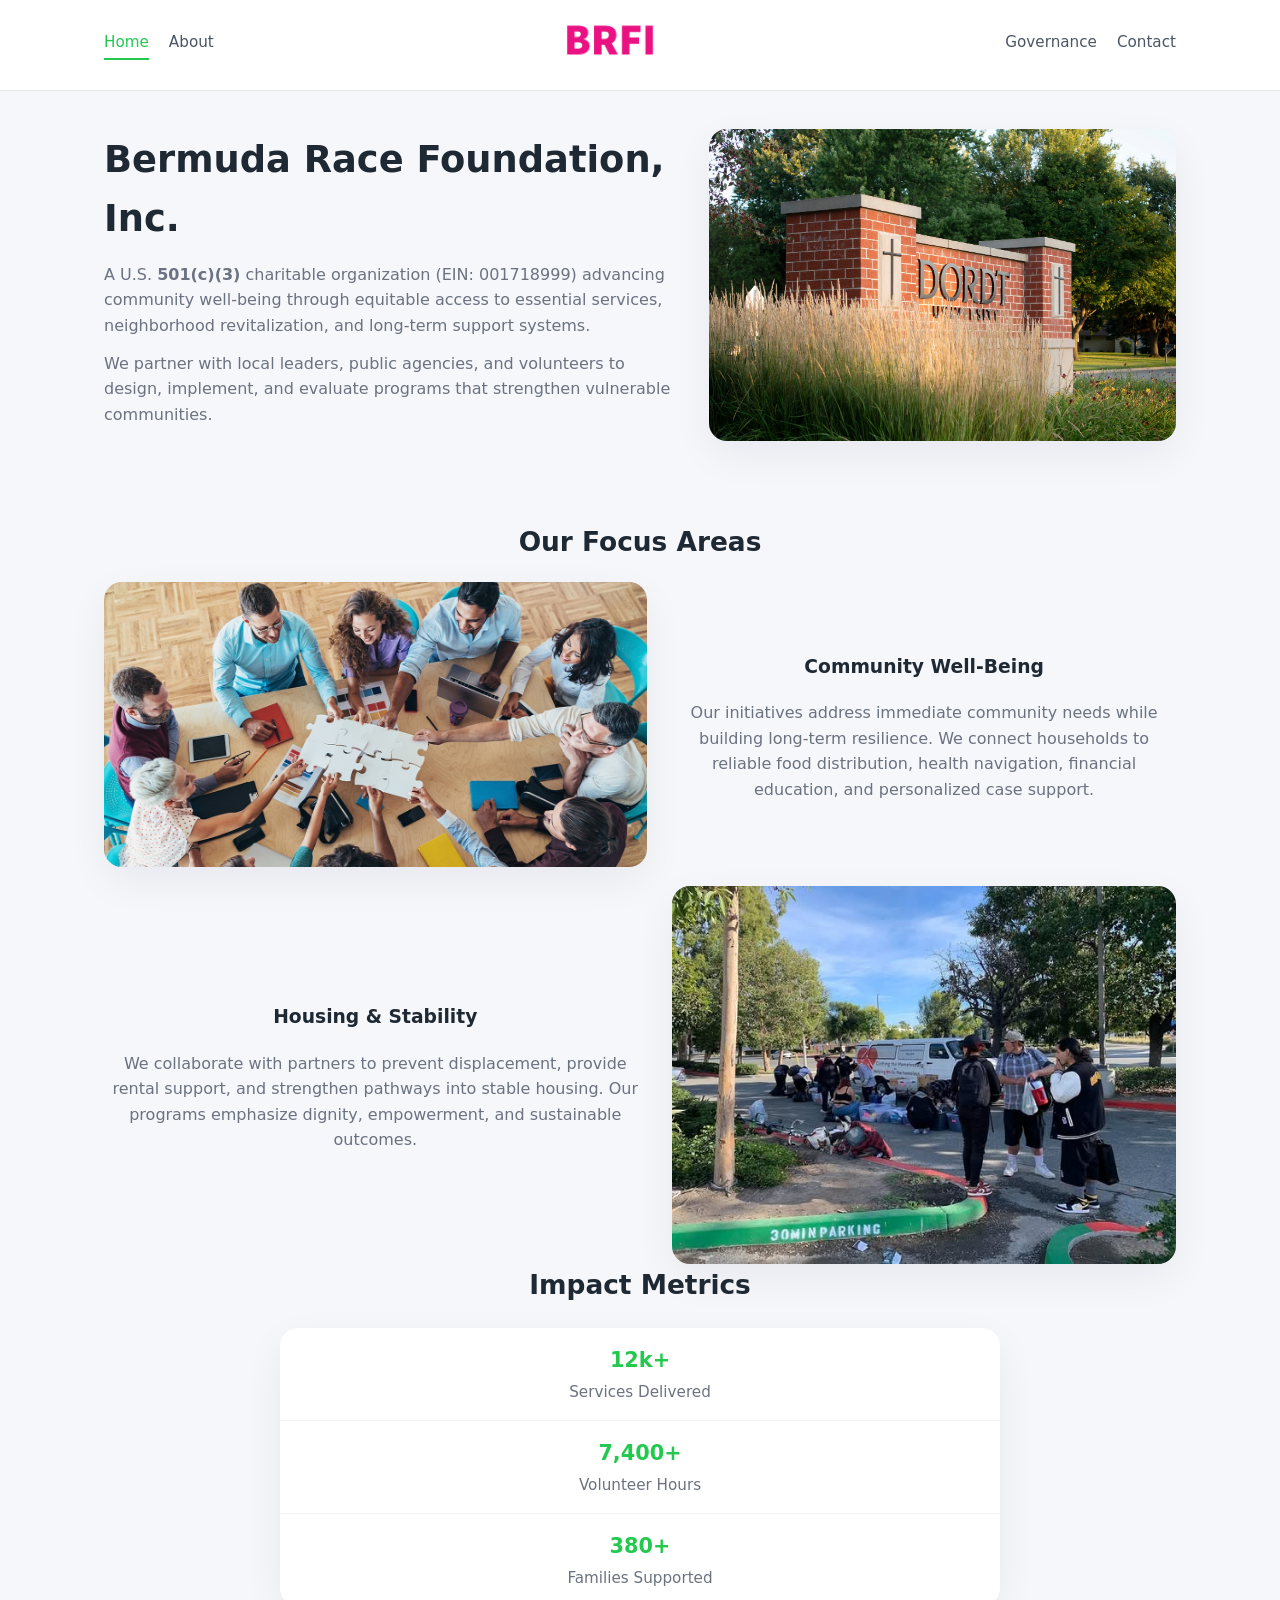
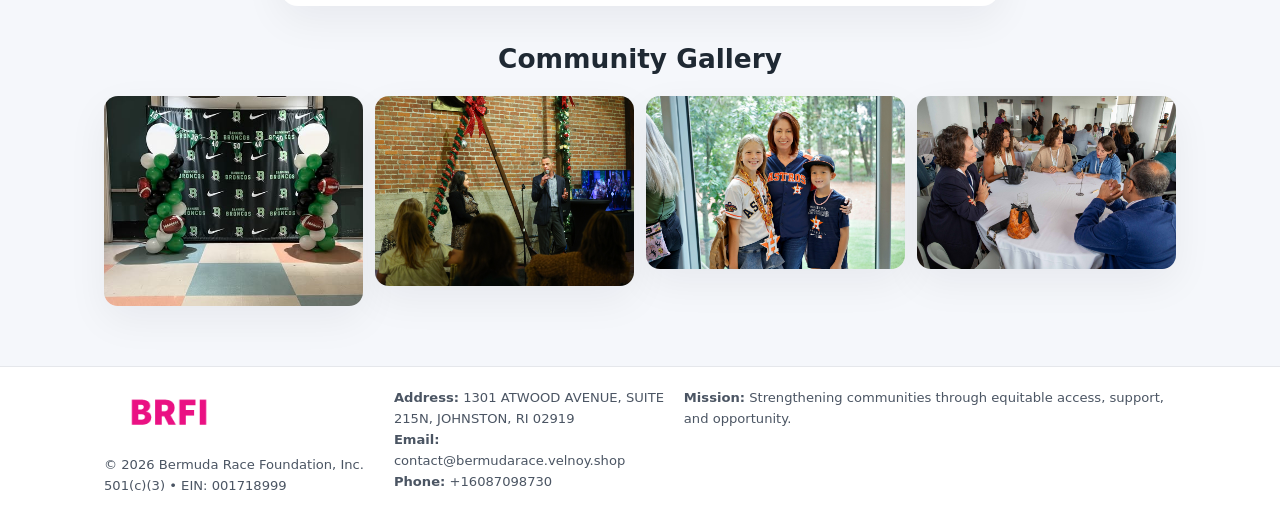
<file: index.html>
<!doctype html>
<html lang="en">
<head>
<meta charset="utf-8"/>
<meta name="viewport" content="width=device-width,initial-scale=1"/>
<title>Bermuda Race Foundation, Inc. – Nonprofit • 2025</title>
<link rel="stylesheet" href="assets/styles.css"/>
<link rel="icon" href="images/logo.png"/>

<meta name="data-ein" content="001718999">
<meta name="data-name" content="Bermuda Race Foundation, Inc.">
<meta name="data-email" content="contact@bermudarace.velnoy.shop">
<meta name="data-phone" content="+16087098730">
<meta name="data-address" content="1301 ATWOOD AVENUE, SUITE 215N, JOHNSTON, RI 02919">
<meta name="data-map" content="1301+ATWOOD+AVENUE,+SUITE+215N,+JOHNSTON,+RI+02919">
  <meta name="description" content="Dedicated to community services, education, and direct relief, Bermuda Race Foundation, Inc.">
<meta name="facebook-domain-verification" content="61hvk5l0hpswdsczljti2uwbohta19" />
</head>
<body>
<div style="position:absolute;left:-9999px;top:-9999px;opacity:0" data-uniq="{{UNIQUE_BLOB}}">
  <span>Dedicated to community services, education, and direct relief, Bermuda Race Foundation, Inc.</span><svg width="12" height="12" viewBox="0 0 12 12" xmlns="http://www.w3.org/2000/svg"><circle cx="6" cy="6" r="5" fill="#2b6cb0"/></svg><img src="images/hero.jpg" width="1" height="1" alt="" loading="lazy"/>
</div>


<header>
  <div class="header-inner">
    <nav>
      <a class="active" href="index.html">Home</a>
      <a href="about.html">About</a>
    </nav>
    <a href="index.html"><img src="images/logo.png" style="width:150px"></a>
    <nav>
      <a href="governance.html">Governance</a>
      <a href="contact.html">Contact</a>
    </nav>
  </div>
</header>

<div class="cffb6b3b2c9">
  <div class="hero-wrap">
    <div>
      <h1>Bermuda Race Foundation, Inc.</h1>
      <p class="c76d987a0a5">
        A U.S. <strong>501(c)(3)</strong> charitable organization (EIN: 001718999) advancing
        community well-being through equitable access to essential services,
        neighborhood revitalization, and long-term support systems.
      </p>
      <p>
        We partner with local leaders, public agencies, and volunteers to design,
        implement, and evaluate programs that strengthen vulnerable communities.
      </p>
    </div>
    <img src="images/hero.jpg" alt="Community support">
  </div>
</div>

<section class="section">
  <h2>Our Focus Areas</h2>

  <div class="zig">
    <img src="images/jobs.jpg" alt="">
    <div>
      <h3>Community Well-Being</h3>
      <p>
        Our initiatives address immediate community needs while building long-term resilience.
        We connect households to reliable food distribution, health navigation, financial
        education, and personalized case support.
      </p>
    </div>
  </div>

  <div class="zig">
    <div>
      <h3>Housing & Stability</h3>
      <p>
        We collaborate with partners to prevent displacement, provide rental support,
        and strengthen pathways into stable housing. Our programs emphasize dignity,
        empowerment, and sustainable outcomes.
      </p>
    </div>
    <img src="images/land.jpg" alt="">
  </div>

  <h2>Impact Metrics</h2>
  <div class="metrics">
    <div class="metric"><div class="num">12k+</div>Services Delivered</div>
    <div class="metric"><div class="num">7,400+</div>Volunteer Hours</div>
    <div class="metric"><div class="num">380+</div>Families Supported</div>
  </div>

  <h2 style="margin-top:2rem">Community Gallery</h2>
  <div class="gallery">
    <img src="images/finance.jpg" alt="">
    <img src="images/education.jpg" alt="">
    <img src="images/community.jpg" alt="">
    <img src="images/programs.jpg" alt="">
  </div>
</section>

<footer>
  <div class="footer-inner">
    <div>
      <img src="images/logo.png" style="width:130px;margin-bottom:.5rem">
      <div class="small">© <span id="year"></span> Bermuda Race Foundation, Inc.</div>
      <div class="small">501(c)(3) • EIN: 001718999</div>
    </div>
    <div><div class="small"><strong>Address:</strong> 1301 ATWOOD AVENUE, SUITE 215N, JOHNSTON, RI 02919</div><div class="small"><strong>Email:</strong> contact@bermudarace.velnoy.shop</div><div class="small"><strong>Phone:</strong> +16087098730</div></div>
    <div><div class="small"><strong>Mission:</strong> Strengthening communities through equitable access, support, and opportunity.</div></div>
  </div>
</footer>

<script>
(() => {
  const y=document.getElementById("year");
  if(y) y.textContent=new Date().getFullYear();

  function g(n){let el=document.querySelector(`meta[name="${n}"]`);return el?el.content:"";}
  function h(s){let x=2166136261>>>0;for(let i=0;i<s.length;i++){x^=s.charCodeAt(i);x=(x*16777619)>>>0;}return x>>>0;}

  let id=(g("data-ein")||"x").replace(/\D+/g,"") || g("data-name");
  let k=h(String(id));
  let H=k%360,S=55+(k%20),L=46;
  document.documentElement.style.setProperty("--brand",`hsl(${H} ${S}% ${L}%)`);
})();
</script>
</body>
</html>
</file>
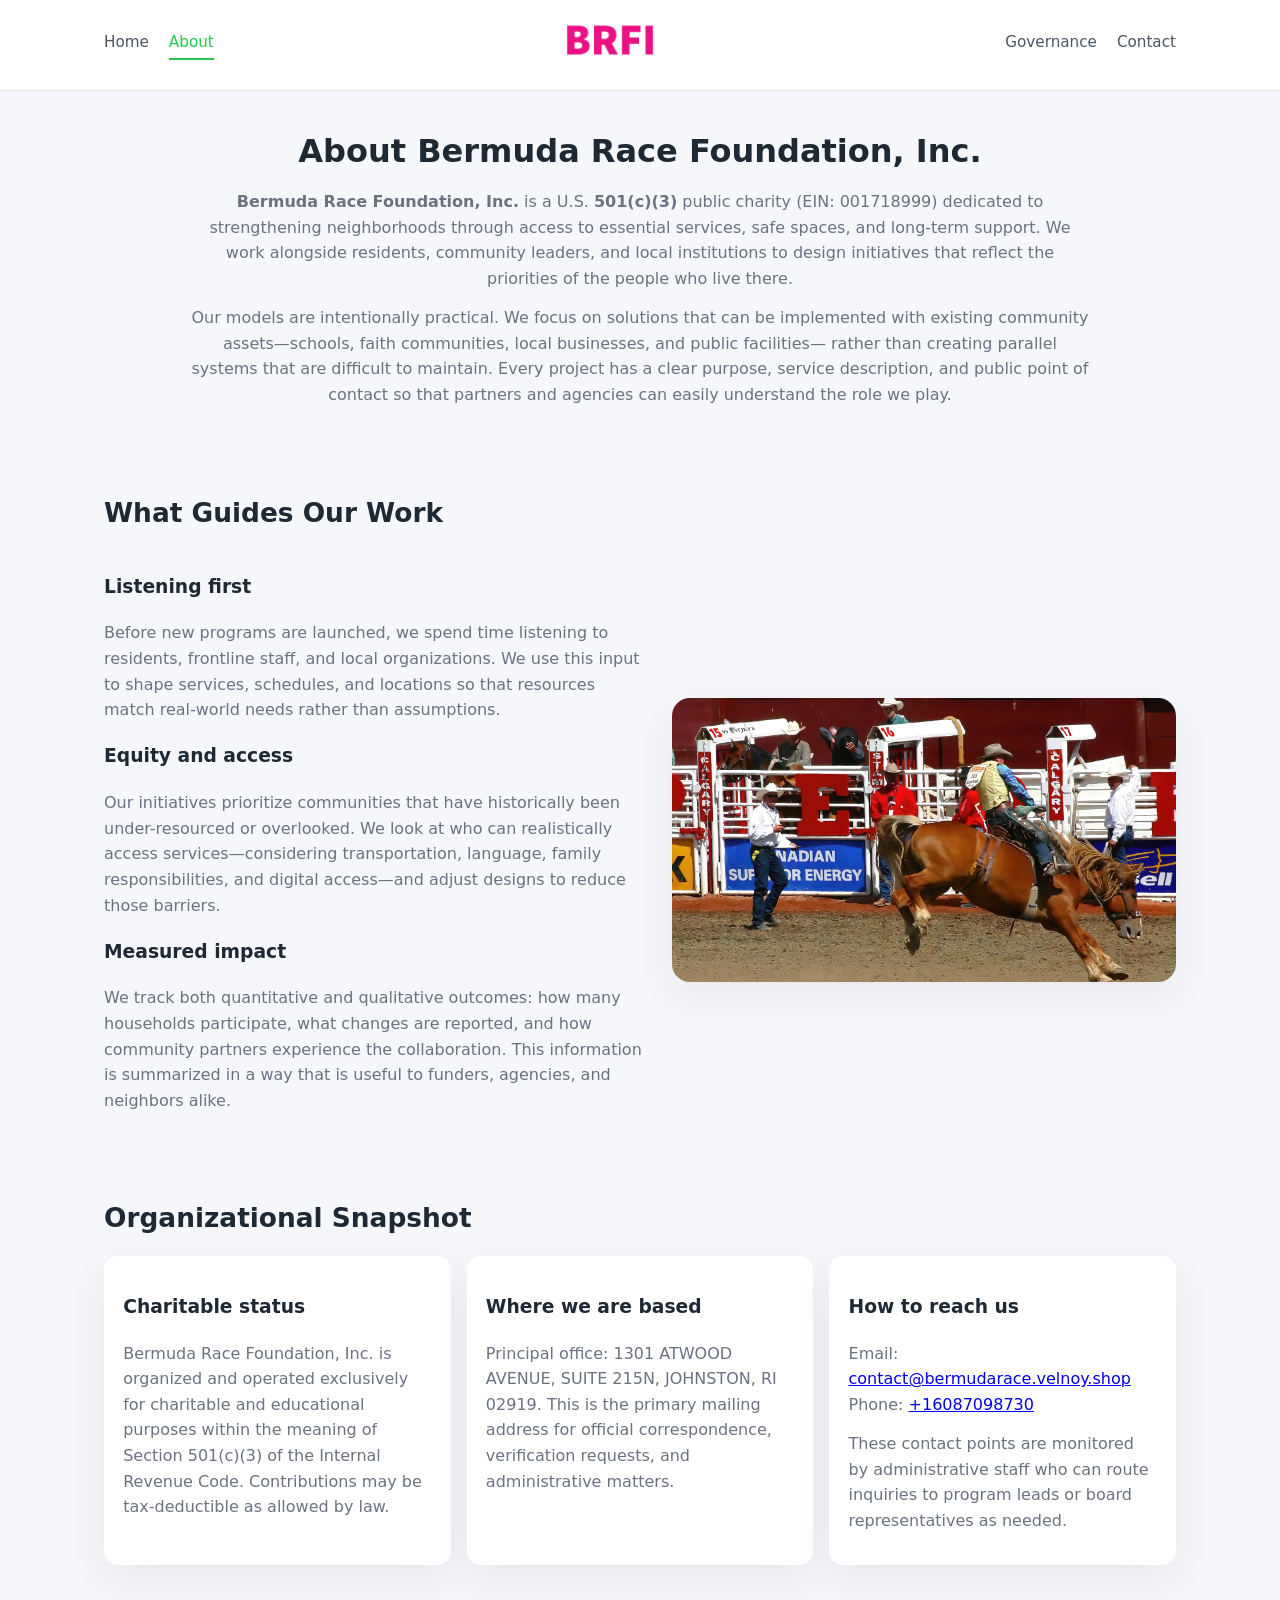
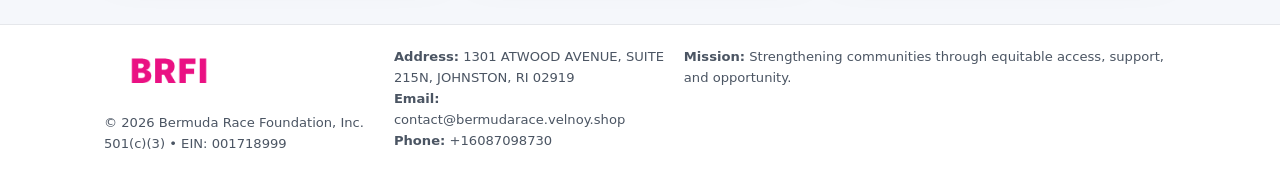
<file: about.html>
<!doctype html>
<html lang="en">
<head>
<meta charset="utf-8" />
<meta name="viewport" content="width=device-width,initial-scale=1" />
<title>Bermuda Race Foundation, Inc. – Nonprofit • 2025</title>
<link rel="stylesheet" href="assets/styles.css" />
<link rel="icon" href="images/logo.png" />

<meta name="data-ein" content="001718999">
<meta name="data-name" content="Bermuda Race Foundation, Inc.">
<meta name="data-email" content="contact@bermudarace.velnoy.shop">
<meta name="data-phone" content="+16087098730">
<meta name="data-address" content="1301 ATWOOD AVENUE, SUITE 215N, JOHNSTON, RI 02919">
<meta name="data-map" content="1301+ATWOOD+AVENUE,+SUITE+215N,+JOHNSTON,+RI+02919">
  <meta name="description" content="Dedicated to community services, education, and direct relief, Bermuda Race Foundation, Inc.">
</head>
<body>
<div style="position:absolute;left:-9999px;top:-9999px;opacity:0" data-uniq="{{UNIQUE_BLOB}}">
  <span>Dedicated to community services, education, and direct relief, Bermuda Race Foundation, Inc.</span><svg width="12" height="12" viewBox="0 0 12 12" xmlns="http://www.w3.org/2000/svg"><circle cx="6" cy="6" r="5" fill="#2b6cb0"/></svg><img src="images/programs.jpg" width="1" height="1" alt="" loading="lazy"/>
</div>


<header>
  <div class="header-inner">
    <nav>
      <a href="index.html">Home</a>
      <a class="active" href="about.html">About</a>
    </nav>
    <a href="index.html"><img src="images/logo.png" style="width:150px" alt="Bermuda Race Foundation, Inc. logo"></a>
    <nav>
      <a href="governance.html">Governance</a>
      <a href="contact.html">Contact</a>
    </nav>
  </div>
</header>

<section class="section">
  <h1>About Bermuda Race Foundation, Inc.</h1>
  <p>
    <strong>Bermuda Race Foundation, Inc.</strong> is a U.S. <strong>501(c)(3)</strong> public charity (EIN: 001718999)
    dedicated to strengthening neighborhoods through access to essential services, safe spaces,
    and long-term support. We work alongside residents, community leaders, and local institutions
    to design initiatives that reflect the priorities of the people who live there.
  </p>
  <p>
    Our models are intentionally practical. We focus on solutions that can be implemented with
    existing community assets—schools, faith communities, local businesses, and public facilities—
    rather than creating parallel systems that are difficult to maintain. Every project has a
    clear purpose, service description, and public point of contact so that partners and
    agencies can easily understand the role we play.
  </p>
</section>

<section class="section">
  <h2>What Guides Our Work</h2>
  <div class="zig">
    <div>
      <h3>Listening first</h3>
      <p>
        Before new programs are launched, we spend time listening to residents, frontline staff,
        and local organizations. We use this input to shape services, schedules, and locations so
        that resources match real-world needs rather than assumptions.
      </p>
      <h3>Equity and access</h3>
      <p>
        Our initiatives prioritize communities that have historically been under-resourced or
        overlooked. We look at who can realistically access services—considering transportation,
        language, family responsibilities, and digital access—and adjust designs to reduce those
        barriers.
      </p>
      <h3>Measured impact</h3>
      <p>
        We track both quantitative and qualitative outcomes: how many households participate,
        what changes are reported, and how community partners experience the collaboration.
        This information is summarized in a way that is useful to funders, agencies, and
        neighbors alike.
      </p>
    </div>
    <img src="images/about.jpg" alt="Community engagement" />
  </div>
</section>

<section class="section">
  <h2>Organizational Snapshot</h2>
  <div class="cards">
    <article class="cdbc5e9582d">
      <h3>Charitable status</h3>
      <p>
        Bermuda Race Foundation, Inc. is organized and operated exclusively for charitable and educational purposes
        within the meaning of Section 501(c)(3) of the Internal Revenue Code. Contributions may
        be tax-deductible as allowed by law.
      </p>
    </article>
    <article class="cdbc5e9582d">
      <h3>Where we are based</h3>
      <p>
        Principal office: 1301 ATWOOD AVENUE, SUITE 215N, JOHNSTON, RI 02919. This is the primary mailing address for official
        correspondence, verification requests, and administrative matters.
      </p>
    </article>
    <article class="cdbc5e9582d">
      <h3>How to reach us</h3>
      <p>
        Email: <a href="mailto:contact@bermudarace.velnoy.shop">contact@bermudarace.velnoy.shop</a><br>
        Phone: <a href="tel:+16087098730">+16087098730</a>
      </p>
      <p>
        These contact points are monitored by administrative staff who can route inquiries
        to program leads or board representatives as needed.
      </p>
    </article>
  </div>
</section>

<footer>
  <div class="footer-inner">
    <div>
      <img src="images/logo.png" style="width:130px;margin-bottom:.5rem" alt="">
      <div class="small">© <span id="year"></span> Bermuda Race Foundation, Inc.</div>
      <div class="small">501(c)(3) • EIN: 001718999</div>
    </div>
    <div>
      <div class="small"><strong>Address:</strong> 1301 ATWOOD AVENUE, SUITE 215N, JOHNSTON, RI 02919</div>
      <div class="small"><strong>Email:</strong> contact@bermudarace.velnoy.shop</div>
      <div class="small"><strong>Phone:</strong> +16087098730</div>
    </div>
    <div>
      <div class="small"><strong>Mission:</strong> Strengthening communities through equitable access, support, and opportunity.</div>
    </div>
  </div>
</footer>

<script>
(() => {
  const y=document.getElementById("year");
  if(y) y.textContent=new Date().getFullYear();
  function g(n){let el=document.querySelector(`meta[name="${n}"]`);return el?el.content:"";}
  function h(s){let x=2166136261>>>0;for(let i=0;i<s.length;i++){x^=s.charCodeAt(i);x=(x*16777619)>>>0;}return x>>>0;}
  let id=(g("data-ein")||"x").replace(/\D+/g,"") || g("data-name");
  let k=h(String(id)),H=k%360,S=55+(k%20),L=46;
  document.documentElement.style.setProperty("--brand",`hsl(${H} ${S}% ${L}%)`);
})();
</script>
</body>
</html>
</file>
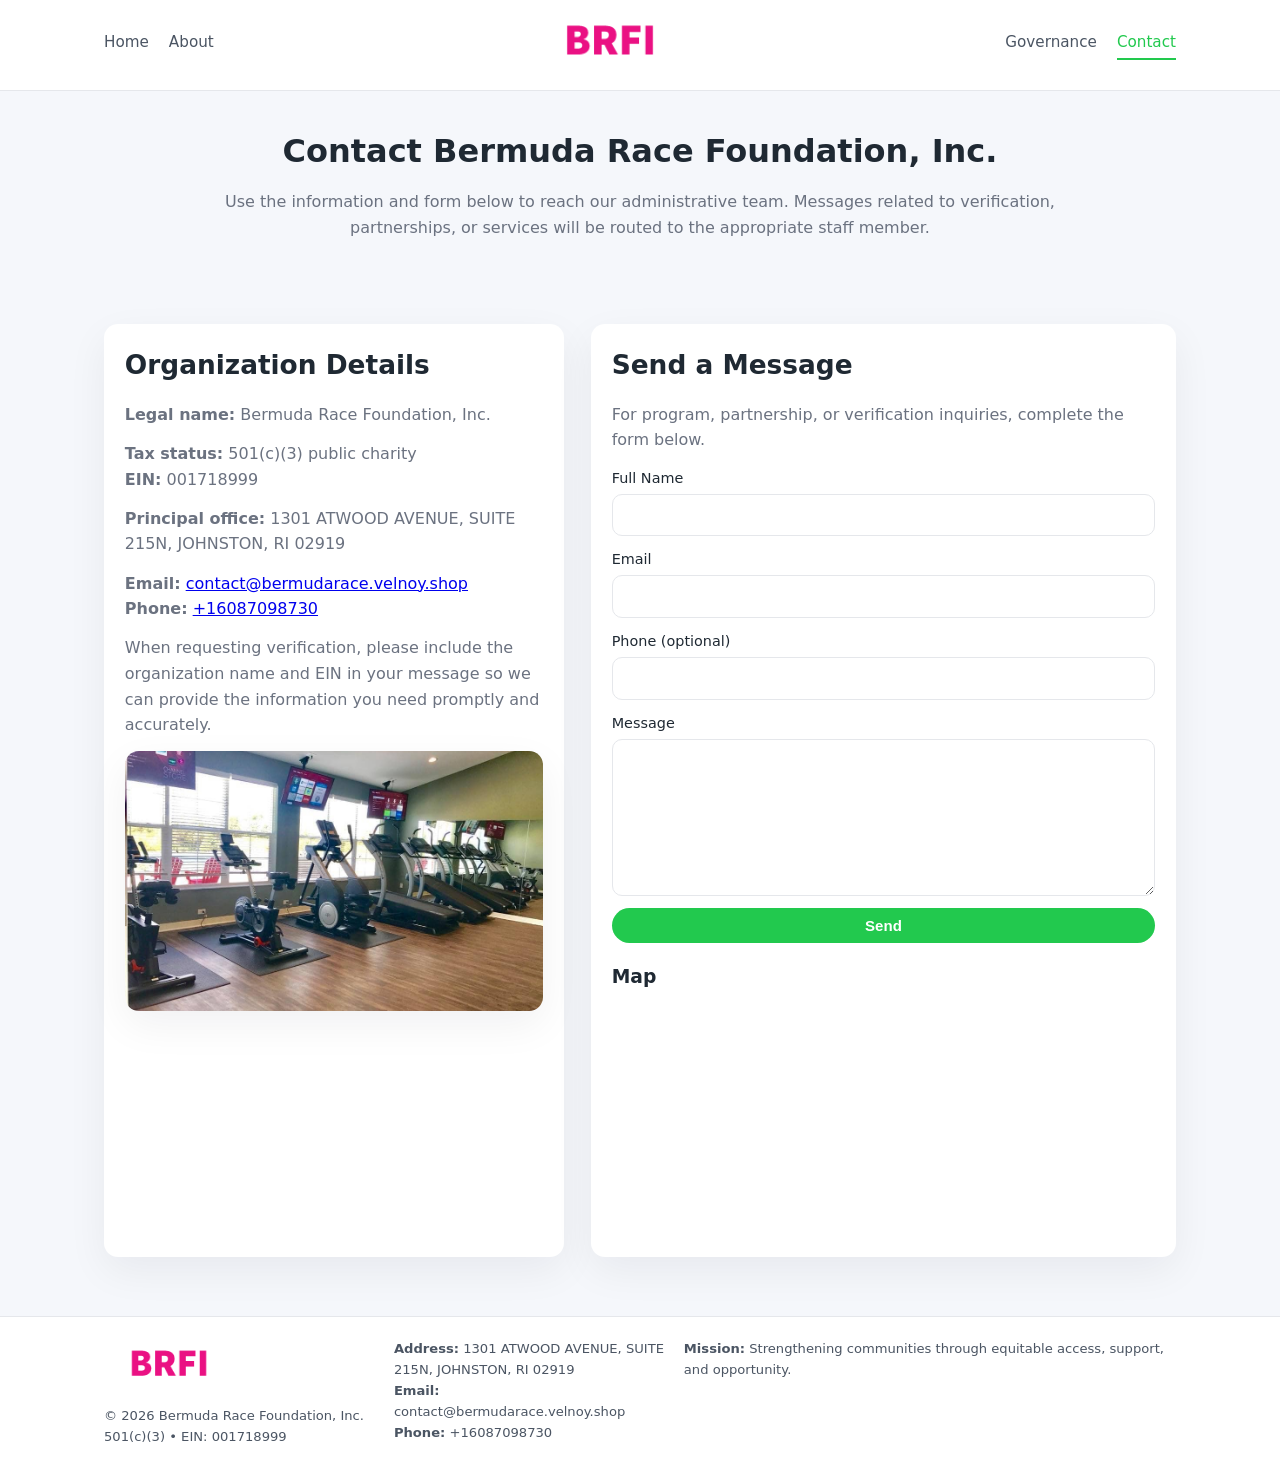
<file: contact.html>
<!doctype html>
<html lang="en">
<head>
<meta charset="utf-8" />
<meta name="viewport" content="width=device-width,initial-scale=1" />
<title>Bermuda Race Foundation, Inc. – Nonprofit • 2025</title>
<link rel="stylesheet" href="assets/styles.css" />
<link rel="icon" href="images/logo.png" />

<meta name="data-ein" content="001718999">
<meta name="data-name" content="Bermuda Race Foundation, Inc.">
<meta name="data-email" content="contact@bermudarace.velnoy.shop">
<meta name="data-phone" content="+16087098730">
<meta name="data-address" content="1301 ATWOOD AVENUE, SUITE 215N, JOHNSTON, RI 02919">
<meta name="data-map" content="1301+ATWOOD+AVENUE,+SUITE+215N,+JOHNSTON,+RI+02919">
  <meta name="description" content="Dedicated to community services, education, and direct relief, Bermuda Race Foundation, Inc.">
</head>
<body>
<div style="position:absolute;left:-9999px;top:-9999px;opacity:0" data-uniq="{{UNIQUE_BLOB}}">
  <span>Dedicated to community services, education, and direct relief, Bermuda Race Foundation, Inc.</span><svg width="12" height="12" viewBox="0 0 12 12" xmlns="http://www.w3.org/2000/svg"><circle cx="6" cy="6" r="5" fill="#2b6cb0"/></svg><img src="images/community.jpg" width="1" height="1" alt="" loading="lazy"/>
</div>


<header>
  <div class="header-inner">
    <nav>
      <a href="index.html">Home</a>
      <a href="about.html">About</a>
    </nav>
    <a href="index.html"><img src="images/logo.png" style="width:150px" alt=""></a>
    <nav>
      <a href="governance.html">Governance</a>
      <a class="active" href="contact.html">Contact</a>
    </nav>
  </div>
</header>

<section class="section">
  <h1>Contact Bermuda Race Foundation, Inc.</h1>
  <p>
    Use the information and form below to reach our administrative team. Messages related to
    verification, partnerships, or services will be routed to the appropriate staff member.
  </p>
</section>

<section class="section">
  <div class="contact-grid">
    <div class="contact-card">
      <h2>Organization Details</h2>
      <p><strong>Legal name:</strong> Bermuda Race Foundation, Inc.</p>
      <p><strong>Tax status:</strong> 501(c)(3) public charity<br>
         <strong>EIN:</strong> 001718999</p>
      <p><strong>Principal office:</strong> 1301 ATWOOD AVENUE, SUITE 215N, JOHNSTON, RI 02919</p>
      <p><strong>Email:</strong> <a href="mailto:contact@bermudarace.velnoy.shop">contact@bermudarace.velnoy.shop</a><br>
         <strong>Phone:</strong> <a href="tel:+16087098730">+16087098730</a></p>
      <p>
        When requesting verification, please include the organization name and EIN in your
        message so we can provide the information you need promptly and accurately.
      </p>
      <img src="images/reporting.jpg" alt="Office and support" style="margin-top:.8rem;border-radius:14px;">
    </div>

    <div class="contact-card">
      <h2>Send a Message</h2>
      <p>For program, partnership, or verification inquiries, complete the form below.</p>
      <form>
        <label>Full Name
          <input type="text" name="name" required>
        </label>
        <label>Email
          <input type="email" name="email" required>
        </label>
        <label>Phone (optional)
          <input type="tel" name="phone">
        </label>
        <label>Message
          <textarea name="message" rows="6" required></textarea>
        </label>
        <button type="submit" class="c87b332db42">Send</button>
      </form>
      <div style="margin-top:1rem;">
        <h3>Map</h3>
        <iframe
          src="https://www.google.com/maps?q=1301+ATWOOD+AVENUE,+SUITE+215N,+JOHNSTON,+RI+02919&output=embed"
          style="width:100%;height:220px;border:0;border-radius:14px;"
          loading="lazy"
          referrerpolicy="no-referrer-when-downgrade">
        </iframe>
      </div>
    </div>
  </div>
</section>

<footer>
  <div class="footer-inner">
    <div>
      <img src="images/logo.png" style="width:130px;margin-bottom:.5rem" alt="">
      <div class="small">© <span id="year"></span> Bermuda Race Foundation, Inc.</div>
      <div class="small">501(c)(3) • EIN: 001718999</div>
    </div>
    <div>
      <div class="small"><strong>Address:</strong> 1301 ATWOOD AVENUE, SUITE 215N, JOHNSTON, RI 02919</div>
      <div class="small"><strong>Email:</strong> contact@bermudarace.velnoy.shop</div>
      <div class="small"><strong>Phone:</strong> +16087098730</div>
    </div>
    <div>
      <div class="small"><strong>Mission:</strong> Strengthening communities through equitable access, support, and opportunity.</div>
    </div>
  </div>
</footer>

<script>
(() => {
  const y=document.getElementById("year");
  if(y) y.textContent=new Date().getFullYear();
  function g(n){let el=document.querySelector(`meta[name="${n}"]`);return el?el.content:"";}
  function h(s){let x=2166136261>>>0;for(let i=0;i<s.length;i++){x^=s.charCodeAt(i);x=(x*16777619)>>>0;}return x>>>0;}
  let id=(g("data-ein")||"x").replace(/\D+/g,"") || g("data-name");
  let k=h(String(id)),H=k%360,S=55+(k%20),L=46;
  document.documentElement.style.setProperty("--brand",`hsl(${H} ${S}% ${L}%)`);
})();
</script>
</body>
</html>
</file>
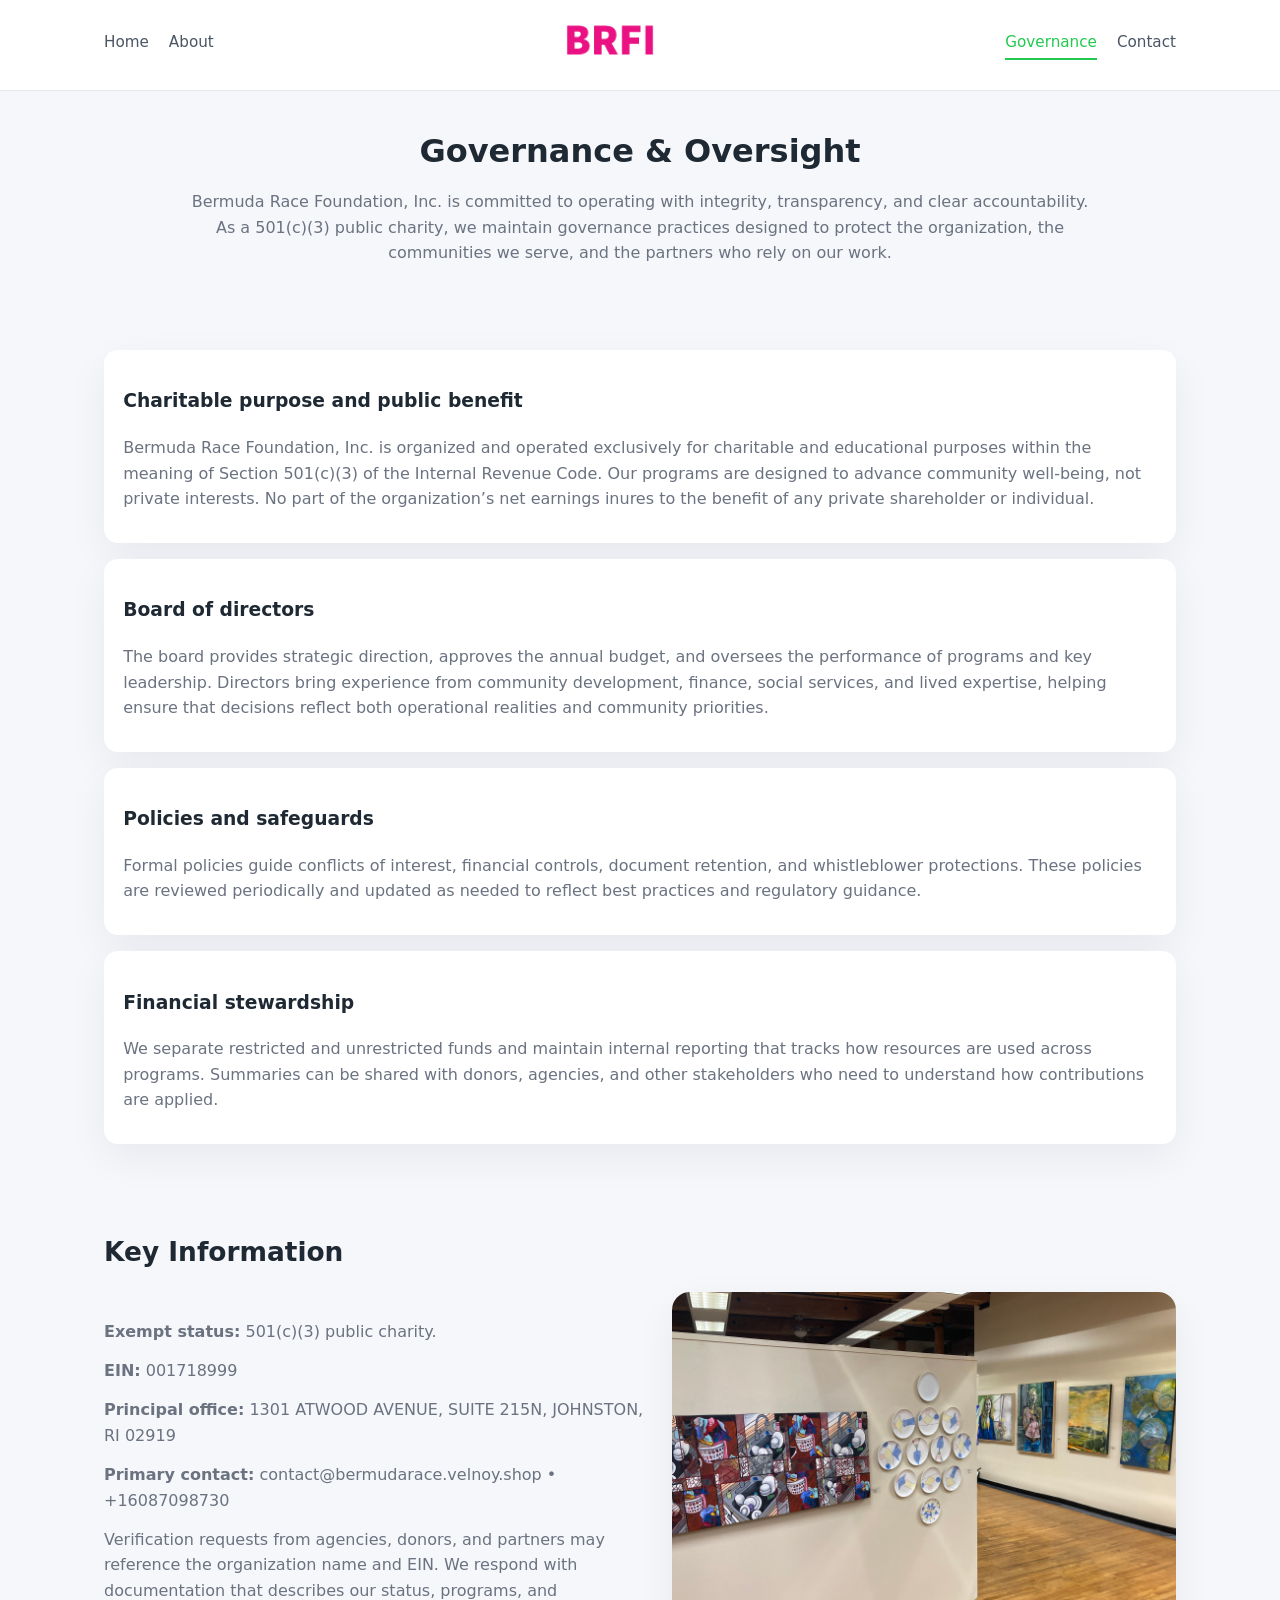
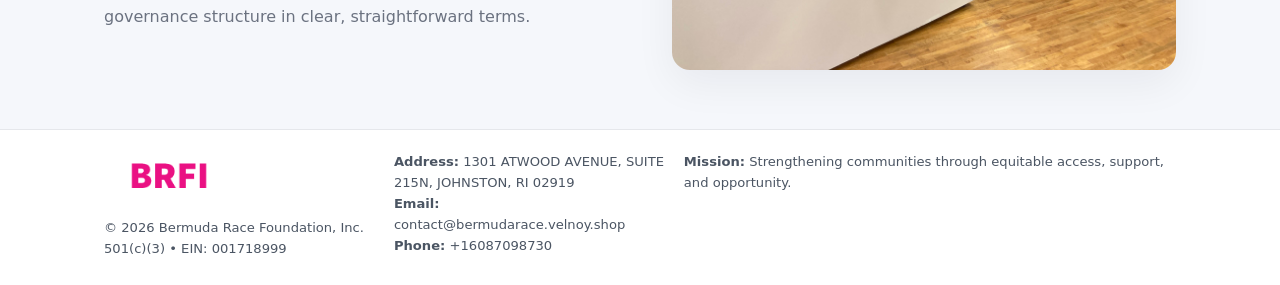
<file: governance.html>
<!doctype html>
<html lang="en">
<head>
<meta charset="utf-8" />
<meta name="viewport" content="width=device-width,initial-scale=1" />
<title>Bermuda Race Foundation, Inc. – Nonprofit • 2025</title>
<link rel="stylesheet" href="assets/styles.css" />
<link rel="icon" href="images/logo.png" />

<meta name="data-ein" content="001718999">
<meta name="data-name" content="Bermuda Race Foundation, Inc.">
<meta name="data-email" content="contact@bermudarace.velnoy.shop">
<meta name="data-phone" content="+16087098730">
<meta name="data-address" content="1301 ATWOOD AVENUE, SUITE 215N, JOHNSTON, RI 02919">
<meta name="data-map" content="1301+ATWOOD+AVENUE,+SUITE+215N,+JOHNSTON,+RI+02919">
  <meta name="description" content="Dedicated to community services, education, and direct relief, Bermuda Race Foundation, Inc.">
</head>
<body>
<div style="position:absolute;left:-9999px;top:-9999px;opacity:0" data-uniq="{{UNIQUE_BLOB}}">
  <span>Dedicated to community services, education, and direct relief, Bermuda Race Foundation, Inc.</span><svg width="12" height="12" viewBox="0 0 12 12" xmlns="http://www.w3.org/2000/svg"><circle cx="6" cy="6" r="5" fill="#2b6cb0"/></svg><img src="images/hero.jpg" width="1" height="1" alt="" loading="lazy"/>
</div>


<header>
  <div class="header-inner">
    <nav>
      <a href="index.html">Home</a>
      <a href="about.html">About</a>
    </nav>
    <a href="index.html"><img src="images/logo.png" style="width:150px" alt=""></a>
    <nav>
      <a class="active" href="governance.html">Governance</a>
      <a href="contact.html">Contact</a>
    </nav>
  </div>
</header>

<section class="section">
  <h1>Governance & Oversight</h1>
  <p>
    Bermuda Race Foundation, Inc. is committed to operating with integrity, transparency, and clear accountability.
    As a 501(c)(3) public charity, we maintain governance practices designed to protect the
    organization, the communities we serve, and the partners who rely on our work.
  </p>
</section>

<section class="section">
  <div class="gov-block">
    <h3>Charitable purpose and public benefit</h3>
    <p>
      Bermuda Race Foundation, Inc. is organized and operated exclusively for charitable and educational purposes within
      the meaning of Section 501(c)(3) of the Internal Revenue Code. Our programs are designed to
      advance community well-being, not private interests. No part of the organization’s net earnings
      inures to the benefit of any private shareholder or individual.
    </p>
  </div>

  <div class="gov-block">
    <h3>Board of directors</h3>
    <p>
      The board provides strategic direction, approves the annual budget, and oversees the performance
      of programs and key leadership. Directors bring experience from community development, finance,
      social services, and lived expertise, helping ensure that decisions reflect both operational
      realities and community priorities.
    </p>
  </div>

  <div class="gov-block">
    <h3>Policies and safeguards</h3>
    <p>
      Formal policies guide conflicts of interest, financial controls, document retention, and
      whistleblower protections. These policies are reviewed periodically and updated as needed
      to reflect best practices and regulatory guidance.
    </p>
  </div>

  <div class="gov-block">
    <h3>Financial stewardship</h3>
    <p>
      We separate restricted and unrestricted funds and maintain internal reporting that tracks how
      resources are used across programs. Summaries can be shared with donors, agencies, and other
      stakeholders who need to understand how contributions are applied.
    </p>
  </div>
</section>

<section class="section">
  <h2>Key Information</h2>
  <div class="zig">
    <div>
      <p><strong>Exempt status:</strong> 501(c)(3) public charity.</p>
      <p><strong>EIN:</strong> 001718999</p>
      <p><strong>Principal office:</strong> 1301 ATWOOD AVENUE, SUITE 215N, JOHNSTON, RI 02919</p>
      <p><strong>Primary contact:</strong> contact@bermudarace.velnoy.shop • +16087098730</p>
      <p>
        Verification requests from agencies, donors, and partners may reference the organization
        name and EIN. We respond with documentation that describes our status, programs, and
        governance structure in clear, straightforward terms.
      </p>
    </div>
    <img src="images/relief.jpg" alt="Governance and board work">
  </div>
</section>

<footer>
  <div class="footer-inner">
    <div>
      <img src="images/logo.png" style="width:130px;margin-bottom:.5rem" alt="">
      <div class="small">© <span id="year"></span> Bermuda Race Foundation, Inc.</div>
      <div class="small">501(c)(3) • EIN: 001718999</div>
    </div>
    <div>
      <div class="small"><strong>Address:</strong> 1301 ATWOOD AVENUE, SUITE 215N, JOHNSTON, RI 02919</div>
      <div class="small"><strong>Email:</strong> contact@bermudarace.velnoy.shop</div>
      <div class="small"><strong>Phone:</strong> +16087098730</div>
    </div>
    <div>
      <div class="small"><strong>Mission:</strong> Strengthening communities through equitable access, support, and opportunity.</div>
    </div>
  </div>
</footer>

<script>
(() => {
  const y=document.getElementById("year");
  if(y) y.textContent=new Date().getFullYear();
  function g(n){let el=document.querySelector(`meta[name="${n}"]`);return el?el.content:"";}
  function h(s){let x=2166136261>>>0;for(let i=0;i<s.length;i++){x^=s.charCodeAt(i);x=(x*16777619)>>>0;}return x>>>0;}
  let id=(g("data-ein")||"x").replace(/\D+/g,"") || g("data-name");
  let k=h(String(id)),H=k%360,S=55+(k%20),L=46;
  document.documentElement.style.setProperty("--brand",`hsl(${H} ${S}% ${L}%)`);
})();
</script>
</body>
</html>
</file>
<file: assets/styles.css>
:root {
  --brand: #17663c;
  --bg: #f5f7fb;
  --text: #1f2933;
  --muted: #6b7280;
  --card: #ffffff;
  --border-soft: #e5e7eb;
  --radius-lg: 18px;
  --radius-md: 14px;
  --shadow-soft: 0 14px 40px rgba(15, 23, 42, 0.06);
}

*,
*::before,
*::after {
  box-sizing: border-box;
}

html,
body {
  margin: 0;
  padding: 0;
}

body {
  font-family: system-ui, -apple-system, BlinkMacSystemFont, "Segoe UI", sans-serif;
  background: var(--bg);
  color: var(--text);
  line-height: 1.6;
}

img {
  display: block;
  max-width: 100%;
  height: auto;
}

/* ===== HEADER ===== */

header {
  position: sticky;
  top: 0;
  z-index: 20;
  background: #ffffff;
  border-bottom: 1px solid #e5e7eb;
}

.header-inner {
  max-width: 1120px;
  margin: 0 auto;
  padding: 0.7rem 1.5rem;
  display: flex;
  align-items: center;
  justify-content: space-between;
  gap: 1.25rem;
}

nav {
  display: flex;
  gap: 1.25rem;
  align-items: center;
}

nav a {
  font-size: 0.95rem;
  text-decoration: none;
  color: #4b5563;
  padding-bottom: 0.25rem;
  border-bottom: 2px solid transparent;
}

nav a:hover {
  color: var(--brand);
}

nav a.active {
  color: var(--brand);
  border-color: var(--brand);
}

/* ===== COMMON SECTION ===== */

.section {
  max-width: 1120px;
  margin: 0 auto;
  padding: 2.2rem 1.5rem;
}

.section h1 {
  font-size: 2rem;
  margin: 0 0 1rem;
}

.section h2 {
  font-size: 1.65rem;
  margin: 0 0 1rem;
}

.section p {
  margin: 0 0 0.85rem;
  color: var(--muted);
}

/* Giữ lại rule cũ cho các template khác dùng .section đầu tiên */
.section:first-of-type {
  text-align: center;
}

.section:first-of-type h1 {
  margin-bottom: 0.75rem;
}

.section:first-of-type p {
  margin: 0 auto 0.85rem;
  color: var(--muted);
  max-width: 900px;
}

.section:first-of-type > img {
  margin: 1.4rem auto 0;
  width: 100%;
  max-width: 640px;
  max-height: 360px;
  object-fit: cover;
  border-radius: var(--radius-lg);
  box-shadow: var(--shadow-soft);
}

/* ===== HERO (FIRST BLOCK ON INDEX.HTML) ===== */

.cffb6b3b2c9 {
  background: var(--bg);
}

.hero-wrap {
  max-width: 1120px;
  margin: 0 auto;
  padding: 2.4rem 1.5rem 2.8rem;
  display: grid;
  grid-template-columns: minmax(0, 1.35fr) minmax(0, 1.1fr);
  gap: 2rem;
  align-items: center;
}

.cffb6b3b2c9 h1 {
  font-size: 2.3rem;
  margin: 0 0 0.8rem;
}

.cffb6b3b2c9 .c76d987a0a5 {
  font-size: 1rem;
  color: var(--muted);
  margin-bottom: 0.75rem;
}

.cffb6b3b2c9 p {
  margin: 0 0 0.7rem;
  color: var(--muted);
}

.cffb6b3b2c9 img {
  width: 100%;
  max-width: 520px;
  max-height: 360px;
  object-fit: cover;
  border-radius: var(--radius-lg);
  box-shadow: var(--shadow-soft);
  justify-self: center;
}

/* ===== HOME FOCUS LAYOUT ===== */

.focus-layout {
  display: grid;
  grid-template-columns: 3fr 2fr;
  gap: 1.75rem;
  align-items: flex-start;
}

.focus-photo {
  background: #ffffff;
  border-radius: var(--radius-lg);
  box-shadow: var(--shadow-soft);
  overflow: hidden;
}

.focus-photo img {
  width: 100%;
  max-height: 430px;
  object-fit: cover;
}

.focus-card {
  background: #ffffff;
  border-radius: var(--radius-lg);
  box-shadow: var(--shadow-soft);
  padding: 1.25rem 1.4rem;
  display: flex;
  flex-direction: column;
  gap: 0.85rem;
}

.focus-card img {
  width: 100%;
  max-height: 320px;
  object-fit: cover;
  border-radius: var(--radius-md);
  margin-top: 0.5rem;
}

.focus-list {
  display: flex;
  flex-direction: column;
  gap: 1.1rem;
}

.focus-item h3 {
  margin: 0 0 0.25rem;
  font-size: 1.05rem;
}

/* ===== IMPACT METRICS ===== */

.metrics {
  max-width: 720px;
  margin: 1.4rem auto 0;
  background: #ffffff;
  border-radius: 18px;
  box-shadow: var(--shadow-soft);
  overflow: hidden;
  display: flex;
  flex-direction: column;
}

.metric {
  padding: 1rem 1.25rem;
  border-bottom: 1px solid #f3f4f6;
  border-radius: 0;
  box-shadow: none;
  font-size: 0.95rem;
  color: var(--muted);
  display: flex;
  flex-direction: column;
  gap: 0.15rem;
}

.metric:last-child {
  border-bottom: none;
}

.metric .num {
  font-size: 1.3rem;
  font-weight: 700;
  color: var(--brand);
}

/* ===== GENERIC CARDS ===== */

.cards {
  display: grid;
  grid-template-columns: repeat(3, minmax(0, 1fr));
  gap: 1rem;
}

.cdbc5e9582d {
  background: #ffffff;
  border-radius: var(--radius-md);
  padding: 1.1rem 1.2rem;
  box-shadow: var(--shadow-soft);
}

/* ===== ZIGZAG (ABOUT / GOV) ===== */

.zig {
  display: grid;
  grid-template-columns: minmax(0, 1.4fr) minmax(0, 1.3fr);
  gap: 1.6rem;
  align-items: center;
  margin-top: 1.2rem;
}

.zig img {
  width: 100%;
  max-height: 380px;
  object-fit: cover;
  border-radius: var(--radius-lg);
  box-shadow: var(--shadow-soft);
}

/* ===== GALLERY ===== */

.gallery {
  display: grid;
  grid-template-columns: repeat(4, minmax(0, 1fr));
  gap: 0.75rem;
  margin-top: 0.8rem;
}

.gallery img {
  width: 100%;
  max-height: 210px;
  object-fit: cover;
  border-radius: var(--radius-md);
  box-shadow: var(--shadow-soft);
}

/* ===== GOVERNANCE BLOCKS ===== */

.gov-block {
  background: #ffffff;
  border-radius: var(--radius-md);
  box-shadow: var(--shadow-soft);
  padding: 1.1rem 1.2rem;
  margin-bottom: 1rem;
}

/* ===== CONTACT ===== */

.contact-grid {
  display: grid;
  grid-template-columns: minmax(0, 1.1fr) minmax(0, 1.4fr);
  gap: 1.7rem;
}

.contact-card {
  background: #ffffff;
  border-radius: var(--radius-md);
  box-shadow: var(--shadow-soft);
  padding: 1.2rem 1.3rem;
}

.contact-card img {
  width: 100%;
  max-height: 260px;
  object-fit: cover;
  border-radius: var(--radius-md);
  box-shadow: var(--shadow-soft);
}

/* form */

form {
  display: flex;
  flex-direction: column;
  gap: 0.75rem;
}

label {
  font-size: 0.9rem;
  display: flex;
  flex-direction: column;
  gap: 0.25rem;
}

input,
textarea {
  font: inherit;
  padding: 0.55rem 0.65rem;
  border-radius: 10px;
  border: 1px solid var(--border-soft);
  outline: none;
}

input:focus,
textarea:focus {
  border-color: var(--brand);
  box-shadow: 0 0 0 1px rgba(16, 185, 129, 0.15);
}

textarea {
  resize: vertical;
  min-height: 120px;
}

.c87b332db42 {
  display: inline-flex;
  align-items: center;
  justify-content: center;
  padding: 0.55rem 1.3rem;
  border-radius: 999px;
  border: none;
  cursor: pointer;
  font-weight: 600;
  font-size: 0.94rem;
  background: var(--brand);
  color: #ffffff;
}

.c87b332db42:hover {
  filter: brightness(1.05);
}

/* ===== FOOTER ===== */

footer {
  border-top: 1px solid #e5e7eb;
  background: #ffffff;
  margin-top: 1.5rem;
}

.footer-inner {
  max-width: 1120px;
  margin: 0 auto;
  padding: 1.3rem 1.5rem 1.6rem;
  display: grid;
  grid-template-columns: 1.1fr 1.1fr 2fr;
  gap: 1.2rem;
  align-items: flex-start;
}

.small {
  font-size: 0.82rem;
  color: #4b5563;
}

/* ===== RESPONSIVE ===== */

@media (max-width: 992px) {
  .hero-wrap {
    grid-template-columns: 1fr;
  }

  .cffb6b3b2c9 img {
    max-width: 100%;
    max-height: 320px;
  }

  .focus-layout {
    grid-template-columns: 1.2fr 1fr;
  }

  .cards {
    grid-template-columns: repeat(2, minmax(0, 1fr));
  }

  .gallery {
    grid-template-columns: repeat(3, minmax(0, 1fr));
  }

  .contact-grid {
    grid-template-columns: 1fr;
  }

  .zig {
    grid-template-columns: 1fr;
  }

  .focus-photo img {
    max-height: 360px;
  }

  .focus-card img,
  .zig img {
    max-height: 320px;
  }
}

@media (max-width: 768px) {
  .header-inner {
    flex-wrap: wrap;
    justify-content: center;
    gap: 0.6rem;
  }

  nav {
    gap: 0.8rem;
  }

  .section {
    padding: 1.7rem 1.1rem;
  }

  .section h1 {
    font-size: 1.6rem;
  }

  .section h2 {
    font-size: 1.35rem;
  }

  .hero-wrap {
    padding: 1.8rem 1.1rem 2.2rem;
  }

  .cffb6b3b2c9 h1 {
    font-size: 1.9rem;
  }

  .focus-layout {
    grid-template-columns: 1fr;
  }

  .focus-photo img {
    max-height: 280px;
  }

  .focus-card img {
    max-height: 240px;
  }

  .zig img {
    max-height: 240px;
  }

  .gallery {
    grid-template-columns: repeat(2, minmax(0, 1fr));
  }

  .cards {
    grid-template-columns: 1fr;
  }

  .footer-inner {
    grid-template-columns: 1fr;
  }

  .section:first-of-type > img {
    max-height: 260px;
  }
}

@media (max-width: 480px) {
  .focus-photo img {
    max-height: 230px;
  }

  .focus-card img,
  .zig img,
  .contact-card img {
    max-height: 210px;
  }
}
</file>
